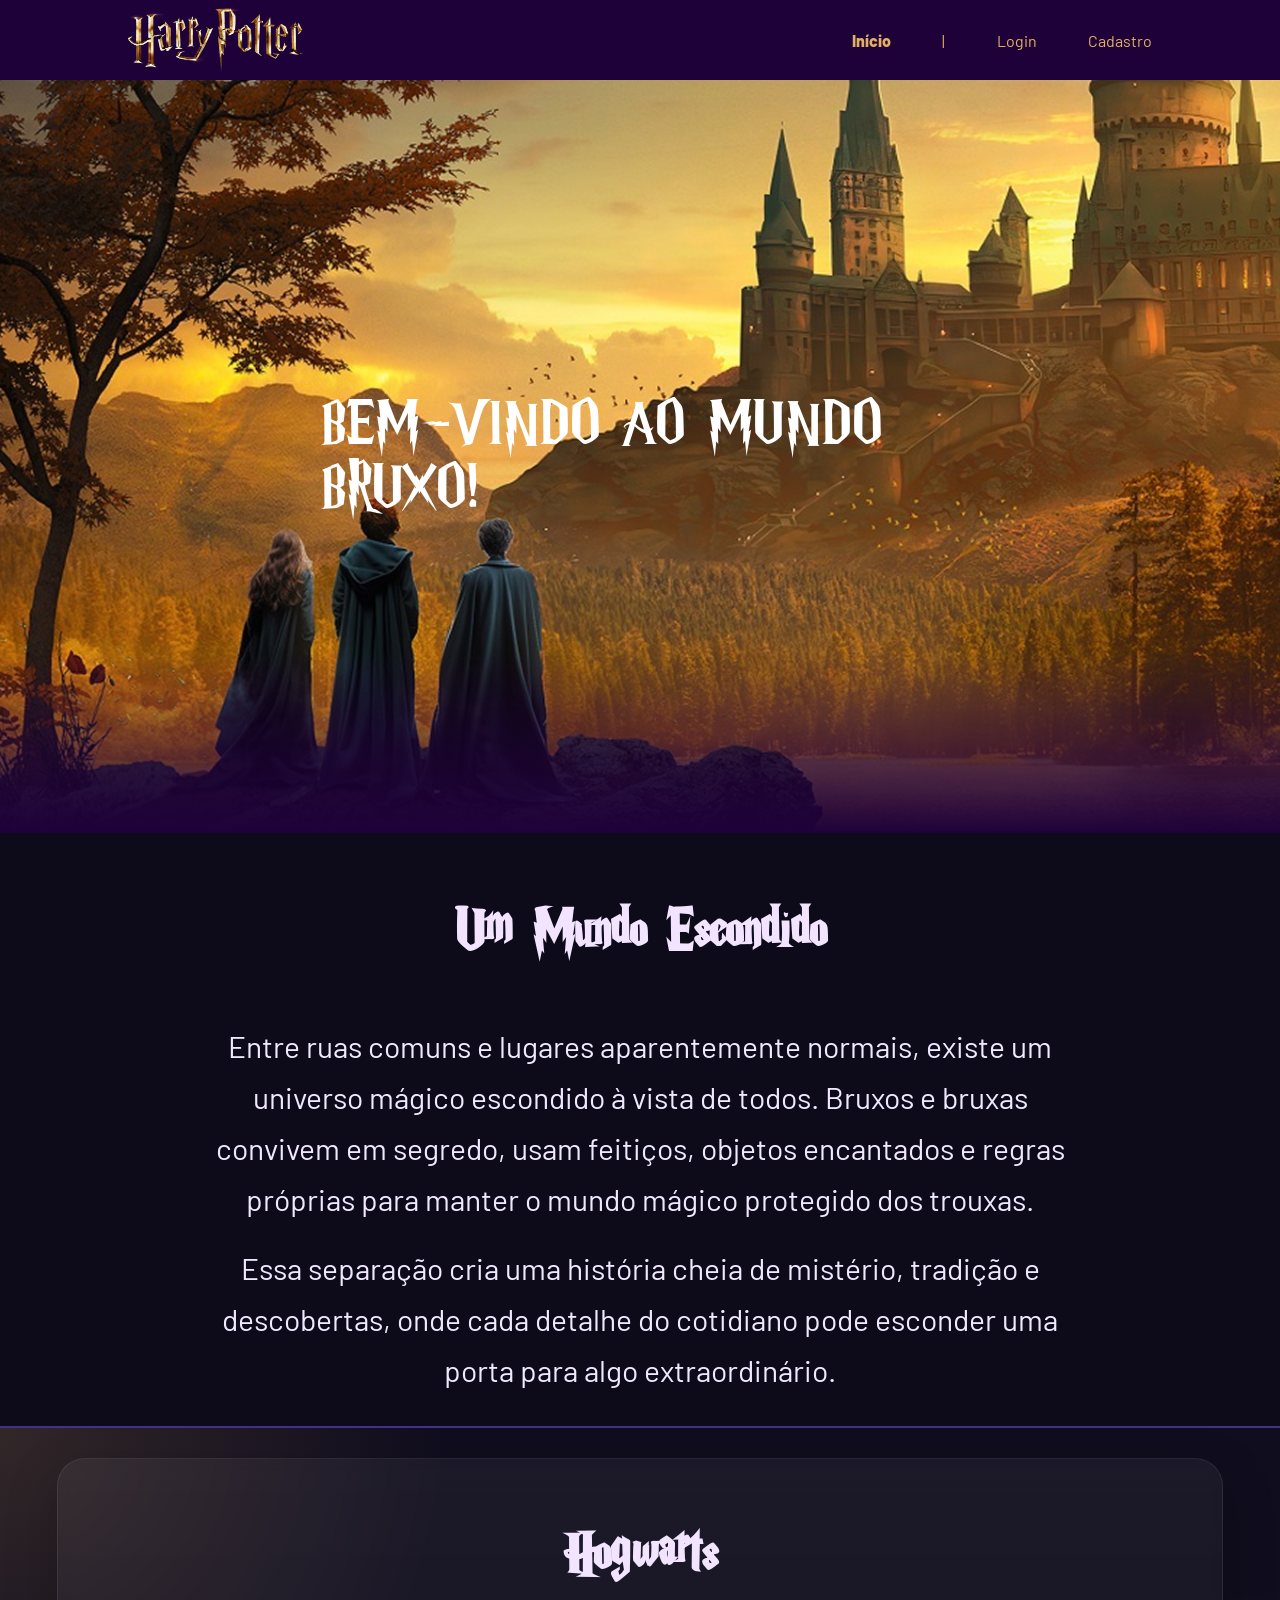
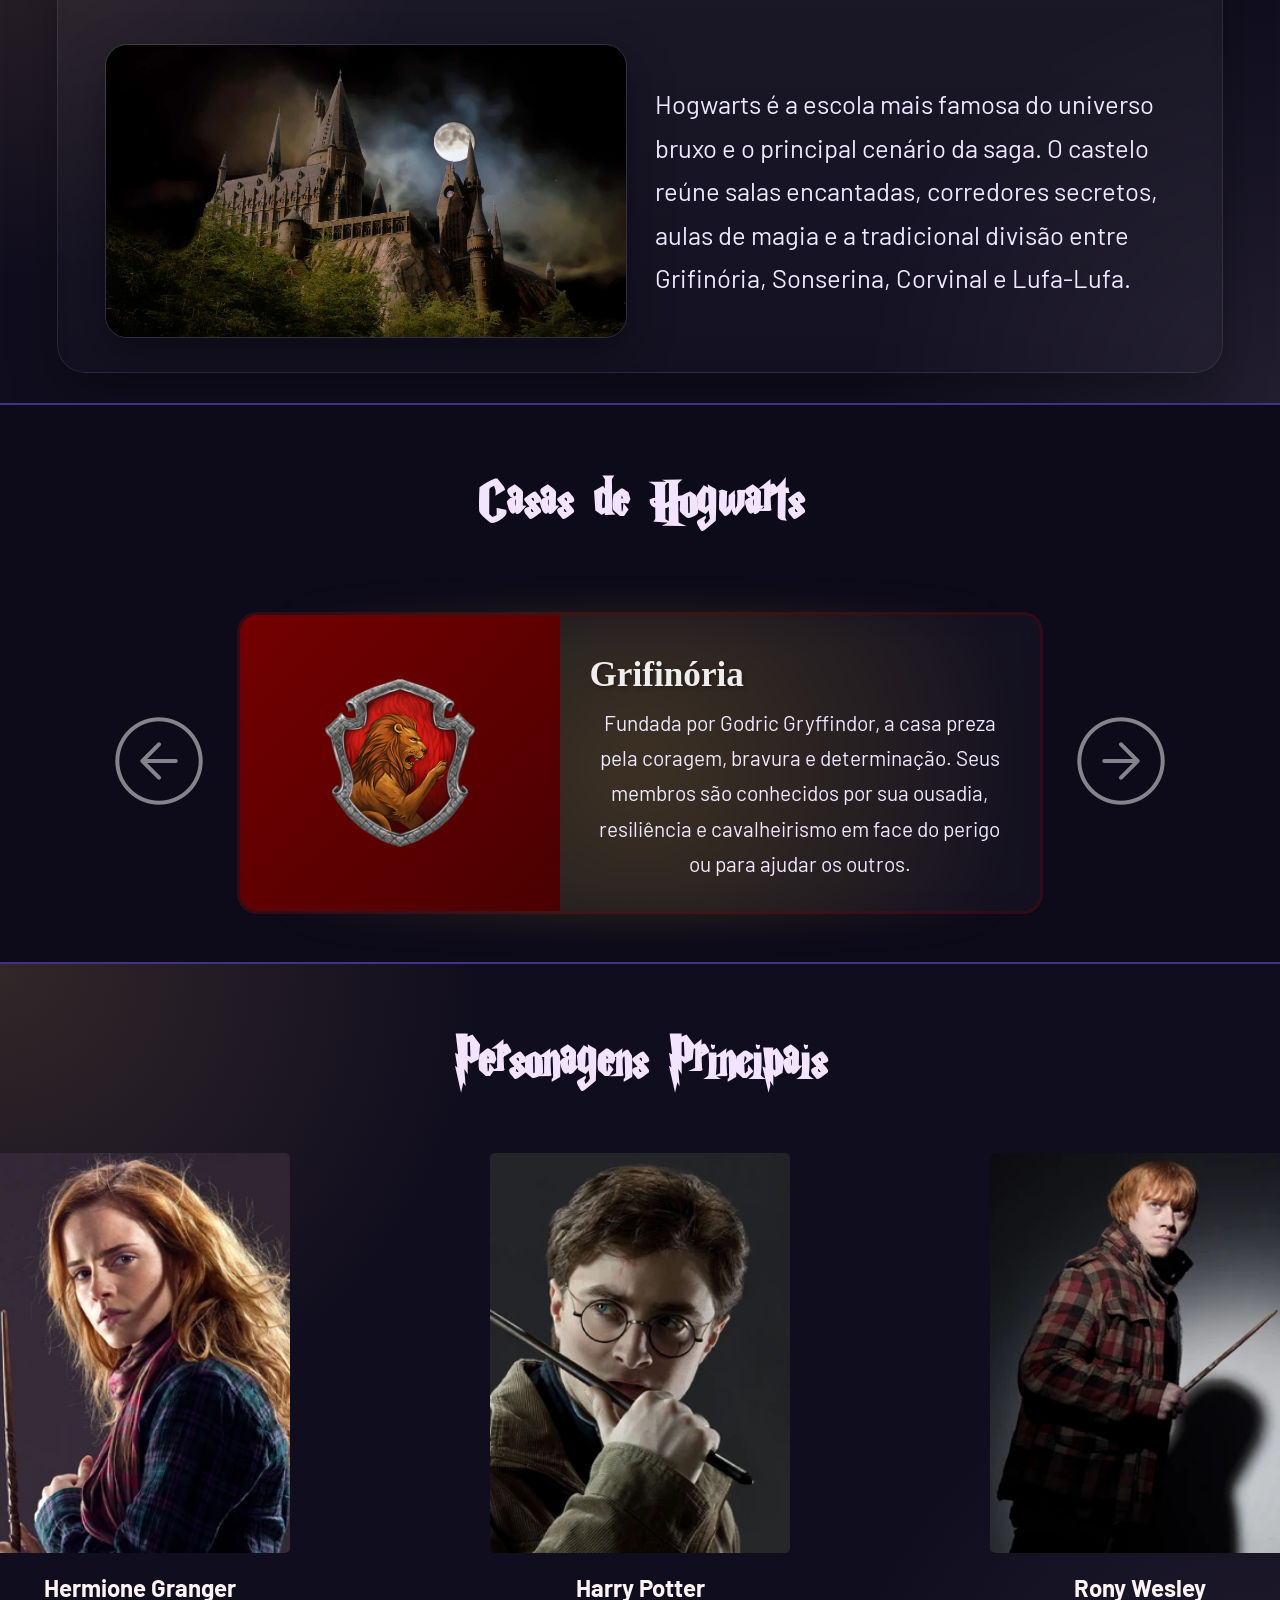
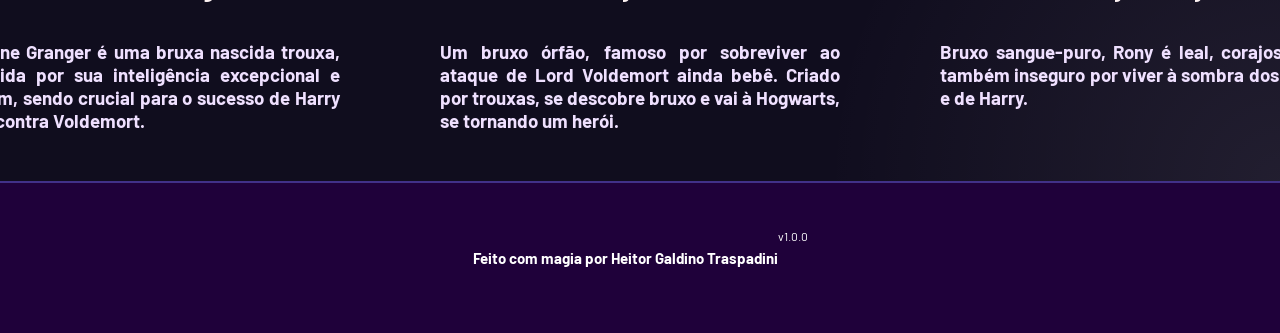
<file: public/index.html>
<!DOCTYPE html>
<html lang="en">

<head>
  <meta charset="UTF-8">
  <meta http-equiv="X-UA-Compatible" content="IE=edge">
  <meta name="viewport" content="width=device-width, initial-scale=1.0">

  <title>AquaTech | Página Inicial</title>

  <script src="./js/sessao.js"></script>
  <script src="./js/carrossel.js"></script>

  <link rel="stylesheet" href="./css/estilo.css">
  <link rel="icon" href="./assets/icon/hp-icon.jpg">
  <link rel="preconnect" href="https://fonts.gstatic.com">
</head>

<body>
  <div class="header">
    <div class="container">
      <img src="./assets/imgs/header-logo.png" alt="">
      <ul class="navbar">
        <li class="agora">
          <a href="#">Início</a>
        </li>
        <li>|</li>
        <li>
          <a href="login.html">Login</a>
        </li>
        <li>
          <a href="cadastro.html">Cadastro</a>
        </li>
      </ul>
    </div>
  </div>

  <div class="banner">
    <div class="container">
      <p>BEM-VINDO AO MUNDO BRUXO!</p>
    </div>
  </div>

  <div class="social">
    <div class="container secao1">
      <div class="boxes">
        <div class="box">
          <h1>Um Mundo Escondido</h1>
          <p class="texto-intro">Entre ruas comuns e lugares aparentemente normais, existe um universo mágico escondido
            à vista de todos.
            Bruxos e bruxas convivem em segredo, usam feitiços, objetos encantados e regras próprias para manter o mundo
            mágico protegido dos trouxas.</p>
          <p class="texto-intro">Essa separação cria uma história cheia de mistério, tradição e descobertas, onde cada
            detalhe do cotidiano
            pode esconder uma porta para algo extraordinário.</p>
        </div>
      </div>
    </div>
    <div class="container secao2">
      <div class="boxes">
        <div class="box box-hogwarts">
          <h1>Hogwarts</h1>
          <div class="hogwarts-section">
            <img src="./assets/imgs/social-hogwarts.png" alt="">
            <p>Hogwarts é a escola mais famosa do universo bruxo e o principal cenário da saga. O castelo reúne salas
              encantadas, corredores secretos, aulas de magia e a tradicional divisão entre Grifinória, Sonserina,
              Corvinal e Lufa-Lufa.</p>
          </div>
        </div>
      </div>
    </div>
    <div class="container secao1">
      <div class="boxes">
        <div class="box">
          <h1>Casas de Hogwarts</h1>
          <div class="carrossel-casas">

            <button onclick="voltar_carrossel()">
              <img id="seta-esquerda" src="./assets/imgs/seta-esquerda.png" alt="">
            </button>

            <div id="card-casas-wrapper" class="card-casas-layout">
              <div id="img_casas_wrapper" class="casas-img">
                <img id="img_casa" class="brasao-img" src="./assets/imgs/grifinoria.png" alt="">
              </div>
              <div class="card-casa-content">
                <span class="titulo-card"></span>
                <h2 id="titulo_casa">Grifinória</h2>
                <p id="desc_casa">
                  Fundada por Godric Gryffindor, a casa preza pela coragem, bravura e determinação.
                  Seus membros são conhecidos por sua ousadia, resiliência e cavalheirismo em face do perigo ou para
                  ajudar os outros.
                </p>
              </div>
            </div>

            <button onclick="seguir_carrossel()">
              <img id="seta-direita" src="./assets/imgs/seta-direita.png" alt="">
            </button>

          </div>
        </div>
      </div>
    </div>
    <div class="container secao2">
      <div class="boxes">
        <div class="box ">
          <h1>Personagens Principais</h1>
          <div class="protagonistas">
            <div class="personagem">
              <img src="./assets/imgs/hermione.png" alt="">
              <h2>Hermione Granger</h2>
              <h3>Hermione Granger é uma bruxa nascida trouxa, conhecida por sua inteligência excepcional e coragem,
                sendo crucial para o sucesso de Harry Potter contra Voldemort.</h3>
            </div>
            <div class="personagem">
              <img src="./assets/imgs/harrypotter.png" alt="">
              <h2>Harry Potter</h2>
              <h3>Um bruxo órfão, famoso por sobreviver ao ataque de Lord Voldemort ainda bebê. Criado por trouxas, se
                descobre bruxo e vai à Hogwarts, se tornando um herói.</h3>
            </div>
            <div class="personagem">
              <img src="./assets/imgs/roneywesley.png" alt="">
              <h2>Rony Wesley</h2>
              <h3>Bruxo sangue-puro, Rony é leal, corajoso, mas também inseguro por viver à sombra dos irmãos e de
                Harry.</h3>
            </div>
          </div>
        </div>
      </div>
    </div>
  </div>

  <div class="footer">
    <div class="container">
      <h4>Feito com magia por Heitor Galdino Traspadini</h4>
      <span class="version">v1.0.0</span>
    </div>
  </div>
</body>

</html>
</file>
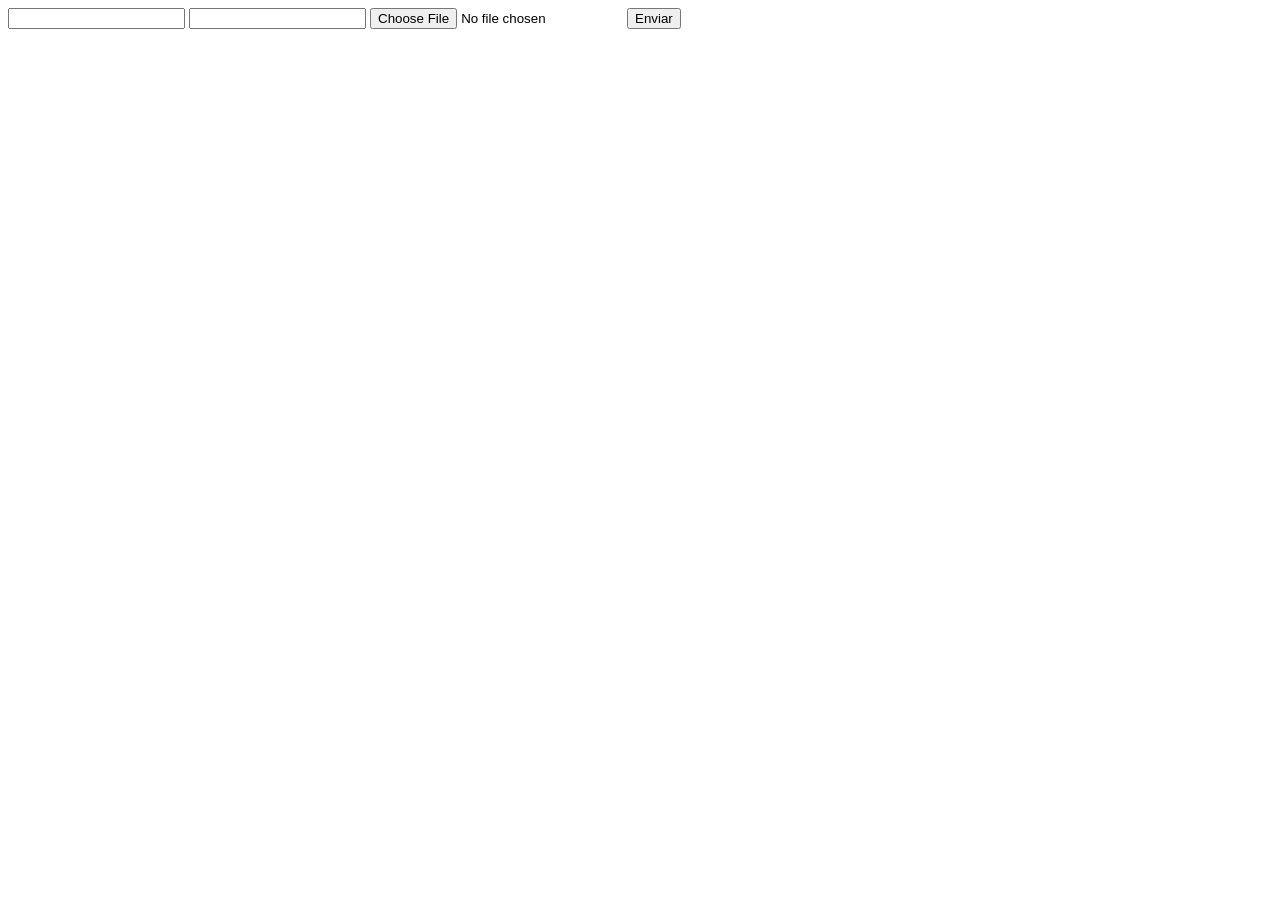
<file: DOCUMENTOS_DE_APOIO/exemplo_de_upload_de_arquivo/public/index.html>
<!DOCTYPE html>
<html lang="en">

<head>
  <meta charset="UTF-8">
  <meta http-equiv="X-UA-Compatible" content="IE=edge">
  <meta name="viewport" content="width=device-width, initial-scale=1.0">
  <title>Upload</title>
</head>

<body>

  <div>
    <input name="nome" id="nome" type="text" />
    <input name="email" id="email" type="url" />
    <input name="foto" id="foto" type="file" />
    <button onclick="enviar()">Enviar</button>
  </div>

  <div id="container"></div>
</body>

</html>

<script>
  function enviar() {
    const formData = new FormData();
    formData.append('foto', foto.files[0])
    formData.append('nome', nome.value)
    formData.append('email', email.value)

    fetch("/usuarios/cadastro", {
      method: "POST",
      body: formData
    })
      .then(res => {
        window.location = "./perfil.html"
      })
      .catch(err => {
        console.log(err);
      })
  }
</script>
</file>
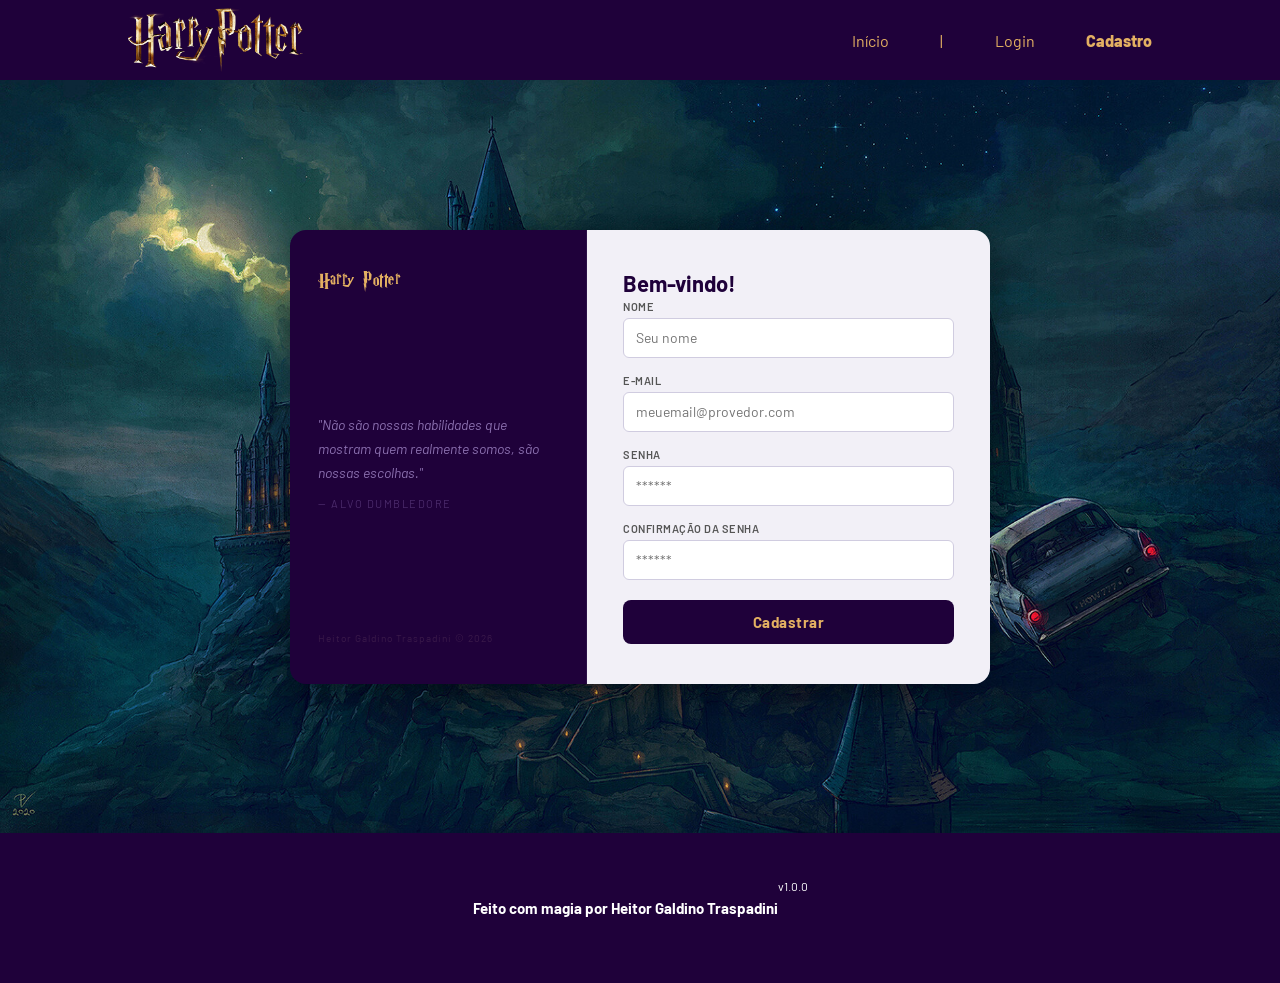
<file: public/cadastro.html>
<!DOCTYPE html>
<html lang="pt-br">

<head>
  <meta charset="UTF-8" />
  <meta http-equiv="X-UA-Compatible" content="IE=edge" />
  <meta name="viewport" content="width=device-width, initial-scale=1.0" />

  <title>AquaTech | Cadastro</title>

  <script src="./js/sessao.js"></script>

  <link rel="stylesheet" href="./css/estilo.css" />
  <link rel="icon" href="./assets/icon/favicon2.ico" />
  <link rel="preconnect" href="https://fonts.gstatic.com" />
</head>

<body>
  <!--header inicio-->
  <div class="header">
    <div class="container">
      <img src="./assets/imgs/header-logo.png" alt="">
      <ul class="navbar">
        <li>
          <a href="index.html">Início</a>
        </li>
        <li>|</li>
        <li>
          <a href="login.html">Login</a>
        </li>
        <li class="agora">
          <a href="#">Cadastro</a>
        </li>
      </ul>
    </div>
  </div>
  <!--header fim-->

  <div class="login">
    <div class="alerta_erro">
      <div class="card_erro" id="cardErro">
        <span id="mensagem_erro"></span>
      </div>
    </div>

    <div class="container">
      <div class="card card-cadastro">

        <div class="card-login-esquerda">
          <p class="card-login-esquerda-logo">Harry Potter</p>
          <div class="card-login-esquerda-citacao">
            <p>"Não são nossas habilidades que mostram quem realmente somos, são nossas escolhas."</p>
            <span>— Alvo Dumbledore</span>
          </div>
          <p class="card-login-esquerda-badge">Heitor Galdino Traspadini © 2026</p>
        </div>


        <div class="card-login-right">
          <h2>Bem-vindo!</h2>
          <div class="formulario">
            <div class="campo">
              <span>Nome</span>
              <input id="nome_input" type="text" placeholder="Seu nome" />
            </div>
            <div class="campo">
              <span>E-mail</span>
              <input id="email_input" type="text" placeholder="meuemail@provedor.com" />
            </div>
            <div class="campo">
              <span>Senha</span>
              <input id="senha_input" type="password" placeholder="******" />
            </div>
            <div class="campo">
              <span>Confirmação da Senha</span>
              <input id="confirmacao_senha_input" type="password" placeholder="******" />
            </div>
            <button class="botao" onclick="cadastrar()">Cadastrar</button>
          </div>
          <div id="div_aguardar" class="loading-div">
            <img src="./assets/circle-loading.gif" id="loading-gif" />
          </div>

          <div id="div_erros_login"></div>
        </div>
      </div>
    </div>
  </div>

  <!--footer inicio-->
  <div class="footer">
    <div class="container">
      <h4>Feito com magia por Heitor Galdino Traspadini</h4>
      <span class="version">v1.0.0</span>
    </div>
  </div>
  <!--footer fim-->
</body>

</html>

<script>
  function cadastrar() {
    // aguardar();

    //Recupere o valor da nova input pelo nome do id
    // Agora vá para o método fetch logo abaixo
    var nomeVar = nome_input.value;
    var emailVar = email_input.value;
    var senhaVar = senha_input.value;
    var confirmacaoSenhaVar = confirmacao_senha_input.value;

    // Verificando se há algum campo em branco
    if (
      nomeVar == "" ||
      emailVar == "" ||
      senhaVar == "" ||
      confirmacaoSenhaVar == ""
    ) {
      cardErro.style.display = "block";
      mensagem_erro.innerHTML =
        "(Mensagem de erro para todos os campos em branco)";

      finalizarAguardar();
      return false;
    } else {
      setInterval(sumirMensagem, 5000);
    }

    if (senhaVar !== confirmacaoSenhaVar) {
      cardErro.style.display = "block";
      mensagem_erro.innerHTML = "As senhas não coincidem.";
      finalizarAguardar();
      return false;
    }

    // Enviando o valor da nova input
    fetch("/usuarios/cadastrar", {
      method: "POST",
      headers: {
        "Content-Type": "application/json",
      },
      body: JSON.stringify({
        // crie um atributo que recebe o valor recuperado aqui
        // Agora vá para o arquivo routes/usuario.js
        nomeServer: nomeVar,
        emailServer: emailVar,
        senhaServer: senhaVar
      }),
    })
      .then(function (resposta) {
        console.log("resposta: ", resposta);

        if (resposta.ok) {
          cardErro.style.display = "block";

          mensagem_erro.innerHTML =
            "Cadastro realizado com sucesso! Redirecionando para tela de Login...";

          setTimeout(() => {
            window.location = "login.html";
          }, "2000");

          limparFormulario();
          finalizarAguardar();
        } else {
          throw "Houve um erro ao tentar realizar o cadastro!";
        }
      })
      .catch(function (resposta) {
        console.log(`#ERRO: ${resposta}`);
        finalizarAguardar();
      });

    return false;
  }

  function sumirMensagem() {
    cardErro.style.display = "none";
  }
</script>
</file>
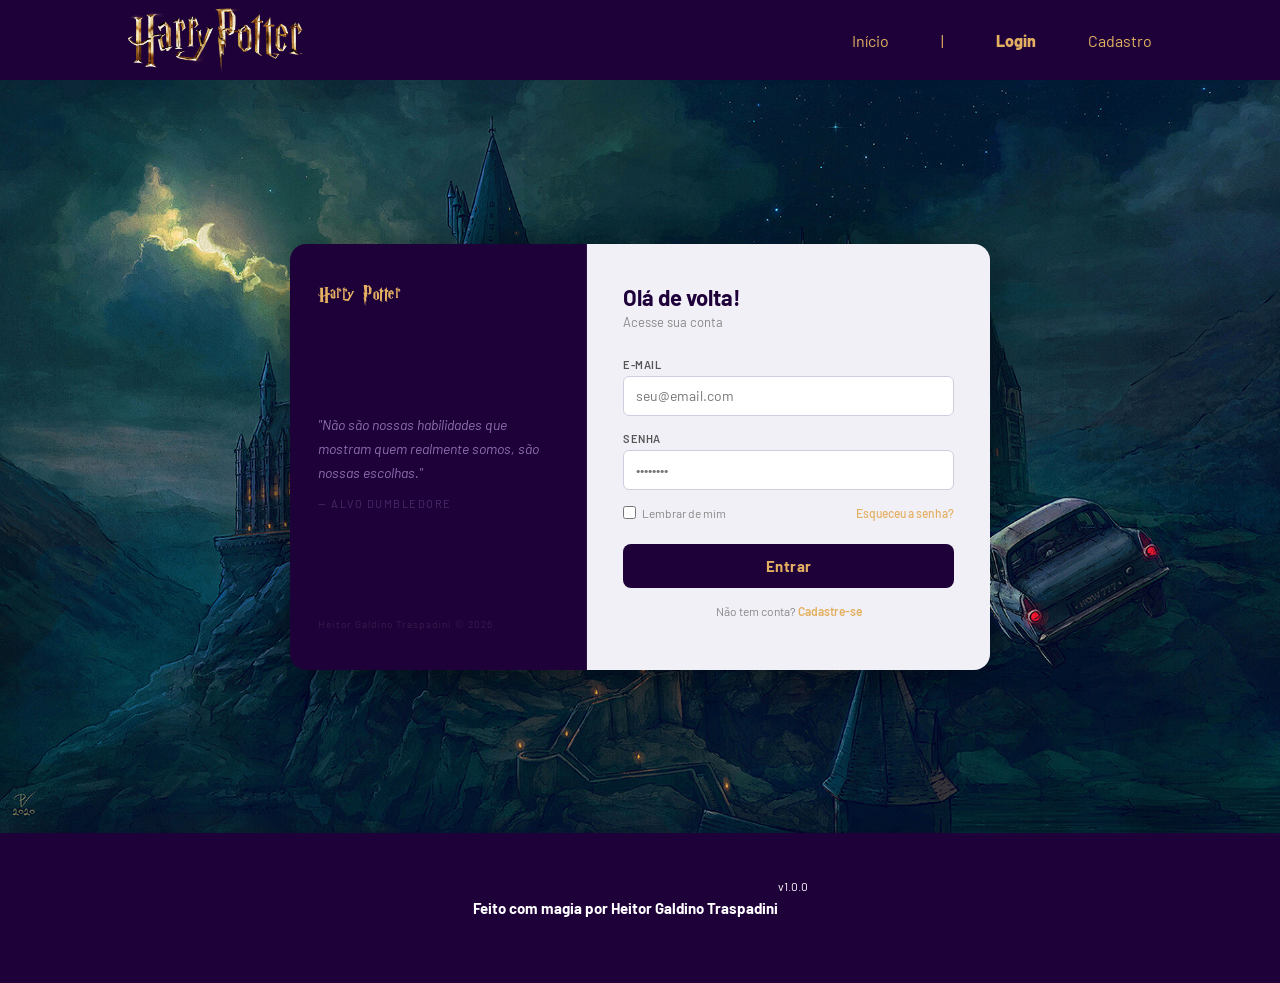
<file: public/login.html>
<!DOCTYPE html>
<html lang="pt-br">

<head>
    <meta charset="UTF-8">
    <meta http-equiv="X-UA-Compatible" content="IE=edge">
    <meta name="viewport" content="width=device-width, initial-scale=1.0">

    <title>AquaTech | Login</title>

    <script src="./js/sessao.js"></script>

    <link rel="stylesheet" href="./css/estilo.css">
    <link rel="icon" href="./assets/icon/favicon2.ico">
    <link rel="preconnect" href="https://fonts.gstatic.com">
</head>

<body>

    <!--Header-->

    <div class="header">
        <div class="container">
            <img src="./assets/imgs/header-logo.png" alt="">
            <ul class="navbar">
                <li>
                    <a href="index.html">Início</a>
                </li>
                <li>|</li>
                <li class="agora">
                    <a href="#">Login</a>
                </li>
                <li>
                    <a href="cadastro.html">Cadastro</a>
                </li>
            </ul>
        </div>
    </div>


    <div class="login">
        <div class="alerta_erro">
            <div class="card_erro" id="cardErro">
                <span id="mensagem_erro"></span>
            </div>
        </div>
        <div class="container">
            <div class="card">

                <div class="card-login-esquerda">
                    <p class="card-login-esquerda-logo">Harry Potter</p>
                    <div class="card-login-esquerda-citacao">
                        <p>"Não são nossas habilidades que mostram quem realmente somos, são nossas escolhas."</p>
                        <span>— Alvo Dumbledore</span>
                    </div>
                    <p class="card-login-esquerda-badge">Heitor Galdino Traspadini © 2026</p>
                </div>

                <div class="card-login-right">
                    <h2>Olá de volta!</h2>
                    <p class="card-login-subtitle">Acesse sua conta</p>

                    <div class="formulario">
                        <div class="campo">
                            <span>E-mail</span>
                            <input id="email_input" type="text" placeholder="seu@email.com">
                        </div>
                        <div class="campo">
                            <span>Senha</span>
                            <input id="senha_input" type="password" placeholder="••••••••">
                        </div>

                        <div class="card-login-row">
                            <label class="card-login-remember">
                                <input type="checkbox" style="width:auto;height:auto;margin:0;border:none;"> Lembrar de
                                mim
                            </label>
                            <a href="#" class="card-login-forgot">Esqueceu a senha?</a>
                        </div>

                        <button class="botao" onclick="entrar()">Entrar</button>
                    </div>

                    <p class="card-login-signup">Não tem conta? <a href="cadastro.html">Cadastre-se</a></p>

                    <div id="div_aguardar" class="loading-div">
                        <img src="./assets/circle-loading.gif" id="loading-gif">
                    </div>
                    <div id="div_erros_login"></div>
                </div>

            </div>
        </div>
    </div>

    <!--footer inicio-->
    <div class="footer">
        <div class="container">
            <h4>Feito com magia por Heitor Galdino Traspadini</h4>
            <span class="version">v1.0.0</span>
        </div>
    </div>
    <!--footer fim-->

</body>

</html>

<script>


    function entrar() {
        aguardar();

        var emailVar = email_input.value;
        var senhaVar = senha_input.value;

        if (emailVar == "" || senhaVar == "") {
            cardErro.style.display = "block"
            mensagem_erro.innerHTML = "(Mensagem de erro para todos os campos em branco)";
            finalizarAguardar();
            return false;
        }
        else {
            setInterval(sumirMensagem, 5000)
        }

        console.log("FORM LOGIN: ", emailVar);
        console.log("FORM SENHA: ", senhaVar);

        fetch("/usuarios/autenticar", {
            method: "POST",
            headers: {
                "Content-Type": "application/json"
            },
            body: JSON.stringify({
                emailServer: emailVar,
                senhaServer: senhaVar
            })
        }).then(function (resposta) {
            console.log("ESTOU NO THEN DO entrar()!")

            if (resposta.ok) {
                console.log(resposta);

                resposta.json().then(json => {
                    console.log(json);
                    console.log(JSON.stringify(json));
                    sessionStorage.EMAIL_USUARIO = json.email;
                    sessionStorage.NOME_USUARIO = json.nome;
                    sessionStorage.ID_USUARIO = json.id;

                    setTimeout(function () {
                        window.location = "./dashboard/dashboard.html";
                    }, 1000); // apenas para exibir o loading

                });

            } else {

                console.log("Houve um erro ao tentar realizar o login!");

                resposta.text().then(texto => {
                    console.error(texto);
                    finalizarAguardar(texto);
                });
            }

        }).catch(function (erro) {
            console.log(erro);
        })

        return false;
    }

    function sumirMensagem() {
        cardErro.style.display = "none"
    }

</script>
</file>
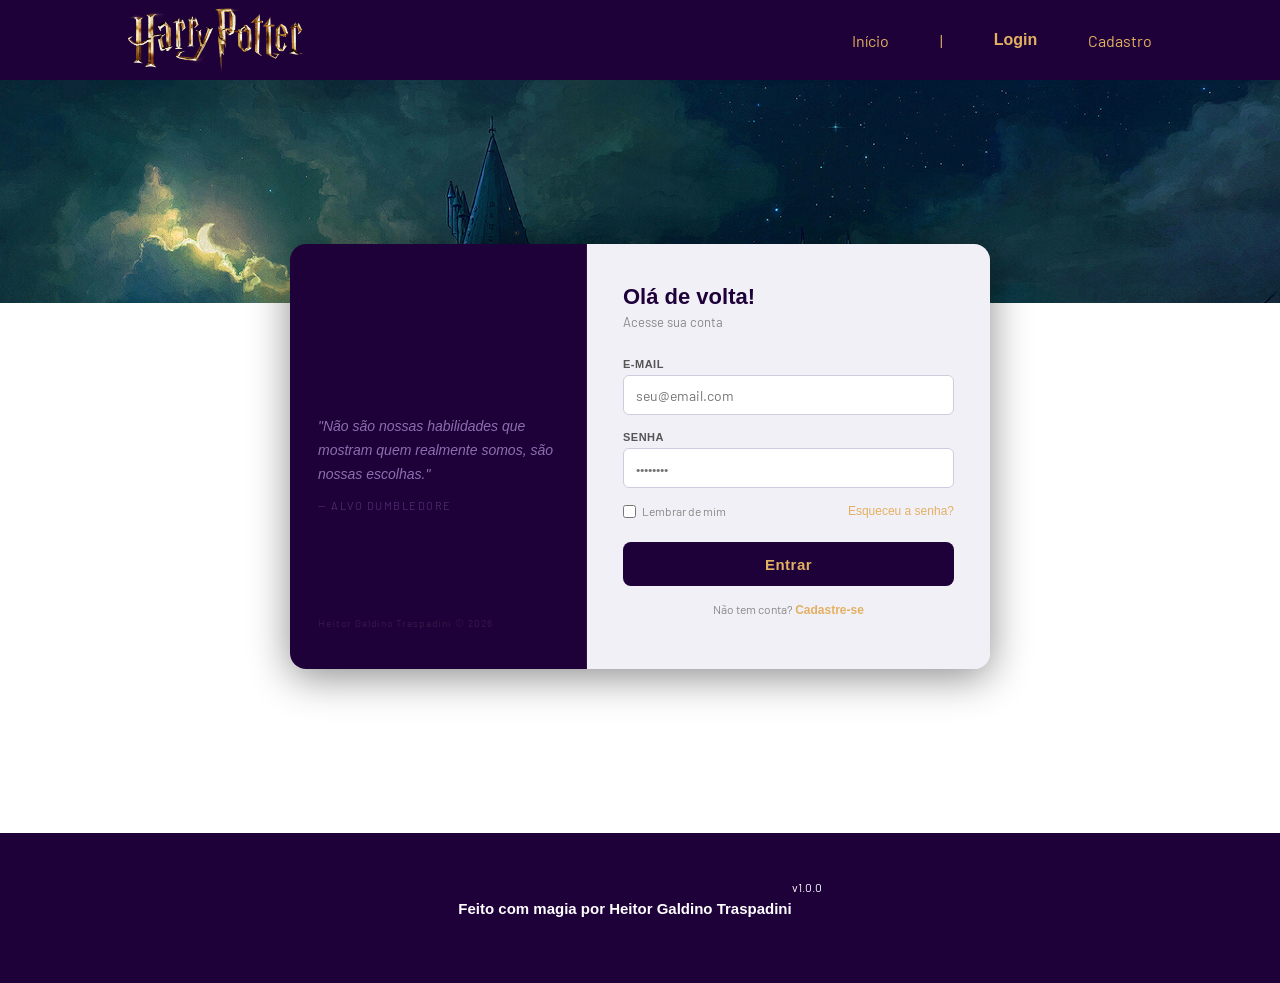
<file: public/dashboard/edicao-aviso.html>
<!DOCTYPE html>
<html lang="pt-br">

<head>
    <link rel="shortcut icon" href="../assets/icon/favicon2.ico" type="image/x-icon">
    <meta charset="UTF-8">
    <meta http-equiv="X-UA-Compatible" content="IE=edge">
    <meta name="viewport" content="width=device-width, initial-scale=1.0">
    <title>AquaTech | Página Inicial</title>


    <link rel="stylesheet" href="./../css/dashboards.css">
    <link rel="stylesheet" href="./../css/estilo.css" />
    <script src="../js/sessao.js"></script>

    <link rel="preconnect" href="https://fonts.gstatic.com">
    <link
        href="https://fonts.googleapis.com/css2?family=Exo+2:ital,wght@0,100;0,200;0,300;0,400;0,500;0,600;0,700;0,800;0,900;1,100;1,200;1,300;1,400;1,500;1,600;1,700;1,800;1,900&display=swap"
        rel="stylesheet">
</head>

<body onload="validarSessao(), listarInfosDeUm()" style="background-color: #161618;">
    <!-- <body onload="validarSessao()"> -->

    <div class="janela">


        <div class="cabecalho-esquerdo">

            <h1>AquaTech</h1>

            <div class="saudacao">
                <h3>Olá, <span id="b_usuario">usuário</span>!</h3>
            </div>

            <div class="btn-navegacao-branco">
                <a href="cards.html">
                    <h3>Aquários</h3>
                </a>
            </div>

            <div class="btn-navegacao-branco">
                <a href="./dashboard.html">
                    <h3>Gráficos</h3>
                </a>
            </div>

            <div class="btn-navegacao-branco">
                <a href="./mural.html">
                    <h3>Mural de Avisos</h3>
                </a>
            </div>

            <div class="btn-sair" onclick="limparSessao()">
                <h3>Sair</h3>
            </div>

        </div>

        <div class="dash-right">

            <div class="avisos">
                <div class="container">
                    <h1>Editar um aviso</h1>
                    <div class="div-form">
                        <label>
                            ID:
                            <br>
                            <input id="input_id" maxlength="100" type="text" style="color: rgb(196, 196, 196)" disabled>
                        </label>
                        <label>
                            Autor:
                            <br>
                            <input id="input_nome" maxlength="100" type="text" style="color: rgb(196, 196, 196)"
                                disabled>
                        </label>
                        <label>
                            Título:
                            <br>
                            <input id="input_titulo" maxlength="100" type="text" style="color: rgb(196, 196, 196)"
                                disabled>
                        </label>
                        <br>
                        <label>
                            Descrição (máximo de 250 caracteres):
                            <br>
                            <textarea id="textarea_descricao" maxlength="250" rows="5"></textarea>
                        </label>
                        <br>
                        <button onclick="editar()">Editar</button>
                    </div>

                </div>
            </div>
        </div>
    </div>
</body>

</html>

<script>
    function listarInfosDeUm() {
        console.log("Criar função de trazer informações de post escolhido");
    }

    function editar() {
        fetch(`/avisos/editar/${sessionStorage.getItem("ID_POSTAGEM_EDITANDO")}`, {
            method: "PUT",
            headers: {
                "Content-Type": "application/json"
            },
            body: JSON.stringify({
                descricao: textarea_descricao.value
            })
        }).then(function (resposta) {

            if (resposta.ok) {
                window.alert("Post atualizado com sucesso pelo usuario de email: " + sessionStorage.getItem("EMAIL_USUARIO") + "!");
                window.location = "/dashboard/mural.html"
            } else if (resposta.status == 404) {
                window.alert("Deu 404!");
            } else {
                throw ("Houve um erro ao tentar realizar a postagem! Código da resposta: " + resposta.status);
            }
        }).catch(function (resposta) {
            console.log(`#ERRO: ${resposta}`);
        });
    }

</script>
</file>
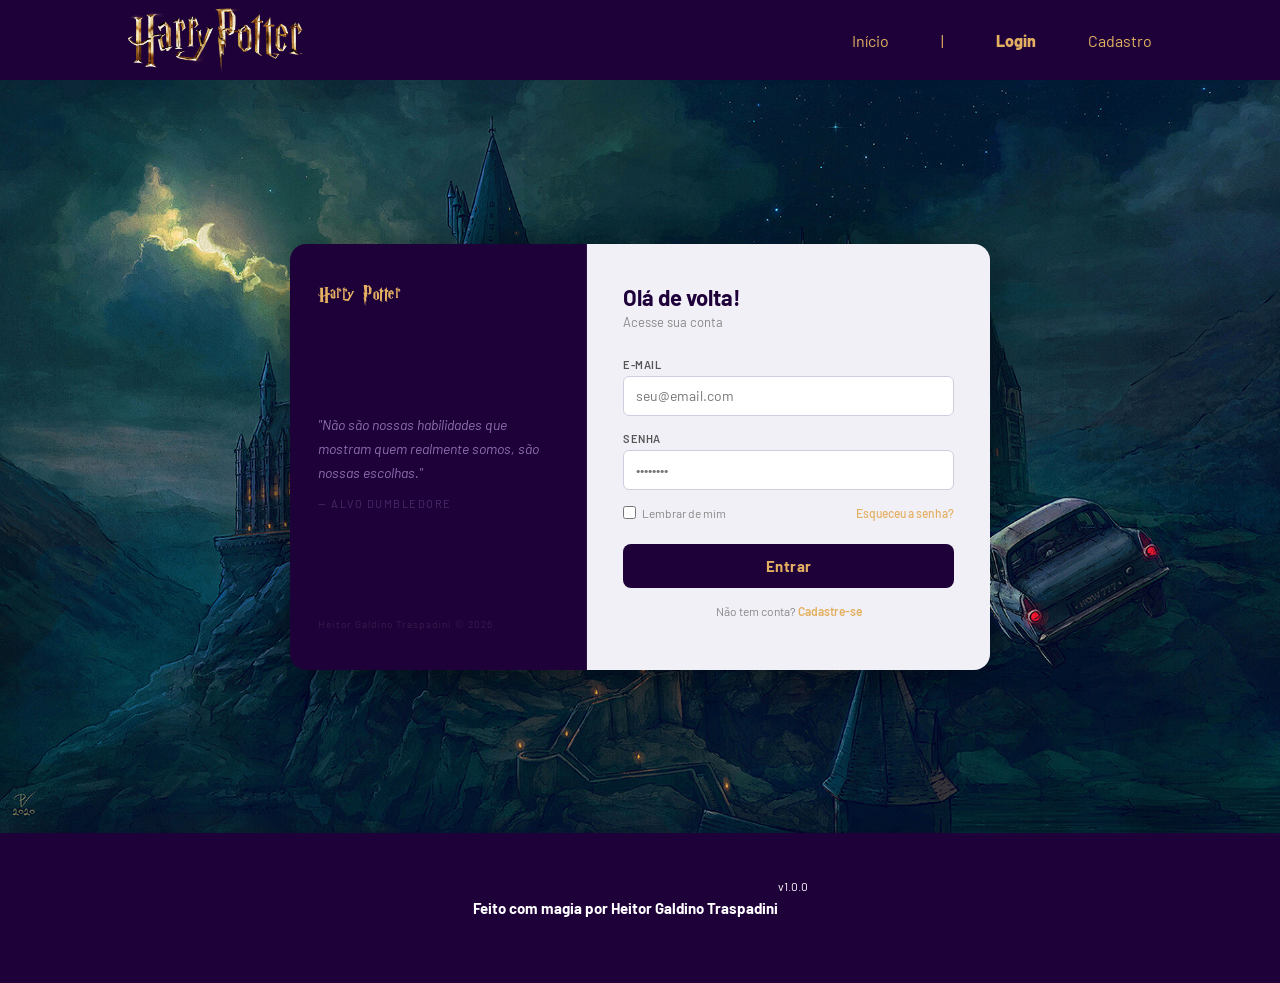
<file: public/dashboard/quiz.html>
<!DOCTYPE html>
<html lang="pt-BR">

<head>
    <meta charset="UTF-8">
    <meta name="viewport" content="width=device-width, initial-scale=1.0">
    <title>Quiz - Qual é a sua Casa?</title>
    <link rel="stylesheet" href="../css/estilo.css">
    <link rel="stylesheet" href="../css/quiz.css">
    <script src="../js/sessao.js"></script>
    <script src="../js/quiz.js"></script>
</head>

<body>
    <div class="container-quiz">
        <div class="quiz-header">
            <h1>Quiz das Casas</h1>
            <p>Descubra qual é a sua casa!</p>
            <p style="display:none"><span id="b_usuario"></span></p>
        </div>

        <div class="barra-progresso">
            <div class="barra-preencher" id="barraProgressao"></div>
        </div>

        <div id="containerQuiz">
            <div class="questao-container">
                <div class="questao-number" id="numeroQuestao"></div>
                <div class="questao-text" id="textoQuestao"></div>
                <div class="options" id="containerOpcoes"></div>
            </div>

            <div class="button-group">
                <button class="btn-prev" id="botaoAnterior" onclick="previousquestao()" style="display: none;">←
                    Anterior</button>
                <button class="btn-next" id="botaoProximo" onclick="nextquestao()" disabled>Próxima →</button>
            </div>
        </div>

        <div class="loading" id="containerCarregando">
            <p>Processando seu resultado...</p>
            <div class="spinner"></div>
        </div>

        <div class="result-container" id="containerResultado">
            <h2>Parabéns!</h2>
            <div class="casa-icon" id="iconeCasa"></div>
            <h3 id="nomeCasa"></h3>
            <p id="descricaoCasa"></p>
            <div class="casas-info">
                <p id="infoCasa"></p>
            </div>
            <button class="btn-restart" onclick="restartQuiz()">Fazer o Quiz Novamente</button>
        </div>
    </div>
</body>

</html>
</file>
<file: public/css/estilo.css>
@import url('https://fonts.googleapis.com/css2?family=Barlow:ital,wght@0,100;0,200;0,300;0,400;0,500;0,600;0,700;0,800;0,900;1,100;1,200;1,300;1,400;1,500;1,600;1,700;1,800;1,900&display=swap');

@font-face {
  font-family: 'HarryPotter';
  src: url('../assets/fonts/HARRYP__.TTF');
}


body {
  margin: 0;
  padding: 0;
  font-family: 'Barlow', 'Segoe UI', 'Segoe UI', Tahoma, Geneva, Verdana, sans-serif;

}

h1 {
  font-family: 'HarryPotter';
  font-size: 60px;
  color: #f2e3ff;
}

:root {
  --tamanho-header: 80px;
  --tamanho-banner: calc(100vh - var(--tamanho-header) - var(--tamanho-footer) - 2px);
  --tamanho-simulador: calc(100vh - var(--tamanho-header) - var(--tamanho-footer) - 2px);
  --tamanho-login: calc(100vh - var(--tamanho-header) - var(--tamanho-footer) - 2px);
  --tamanho-footer: 65px;
  --roxo-padrao: #1F013A;
  --roxo-escuro: #100d1e;
  --roxo-secao1: #0d0a1a;
}

.container {
  display: flex;
  width: 80%;
  margin: auto;
}

.header {
  height: var(--tamanho-header);
  position: sticky;
  top: 0;
  z-index: 9999;
  background-color: var(--roxo-padrao);
}

.header .container {
  justify-content: space-between;
  align-items: center;
  height: 100%;

}

.header a {
  text-decoration: none;
  color: #e3b062;
}

.header img {
  height: 80%;
}

.agora {
  font-weight: 800;
}

.navbar {
  width: 300px;
  display: flex;
  align-items: center;
  justify-content: space-between;
  list-style: none;
  color: #e3b062;
}

.titulo {
  color: #32b9cd;
  width: fit-content;
  font-weight: 500;
}

.header h1 {
  margin: 0;
}

/* BANNER */

.banner {
  height: var(--tamanho-banner);
  position: relative;
  overflow: hidden;
  color: white;
  background-image: url('../assets/imgs/hero-img.png');
  background-size: cover;
  background-position: center;
  background-repeat: no-repeat;
}

.banner::after {
  content: '';
  position: absolute;
  left: 0;
  right: 0;
  bottom: 0;
  height: 180px;
  background: linear-gradient(to bottom, rgba(31, 1, 58, 0) 0%, rgba(31, 1, 58, 0.65) 55%, rgba(31, 1, 58, 1) 100%);
  pointer-events: none;
}

.banner .container {
  position: relative;
  z-index: 1;
  justify-content: center;
  align-items: center;
  height: 100%;
  width: 100%;
}

.banner .container p {
  width: 50%;
  margin: 0;
  padding: 0;
  font-size: 4em;
  font-family: "HarryPotter";
}

.banner .container span {
  font-weight: 800;
}

/* MISSÃO VISÃO VALORES */

.social {
  background-color: #e5e5e5;
  display: flex;
  flex-direction: column;
}

.social .container {
  justify-content: center;
}

.box img {
  width: 500px;
}

.hogwarts-section {
  display: flex;
  flex-direction: row;
}

.card-casas-layout {
  display: flex;
  width: 50rem;
  background: rgba(255, 255, 255, 0.03);
  backdrop-filter: blur(12px);
  border: 3px solid rgba(116, 0, 1, 0.3);
  border-radius: 20px;
  overflow: hidden;
}

.casas-img {
  flex: 1;
  background: linear-gradient(135deg, #740001 0%, #4a0001 100%);
  display: flex;
  justify-content: center;
  align-items: center;
  padding: 20px;
}

.brasao-img {
  width: 100%;
  max-width: 150px;
}

.card-casa-content {
  flex: 1.5;
  padding: 30px;
  color: #fff;
}

.titulo-card {
  font-size: 0.7rem;
  text-transform: uppercase;
  letter-spacing: 2px;
  color: #D3A625;
  /* Dourado */
}

.card-casas-layout h2 {
  font-family: 'Cinzel', serif;
  font-size: 2.2rem;
  margin: 10px 0;
  color: #eee;
  text-shadow: 2px 2px 4px rgba(0, 0, 0, 0.3);
}

.card-casas-layout p {
  font-size: 1.3rem;
  line-height: 1.6;
  color: #ccc;
  margin-bottom: 25px;
}

.protagonistas {
  display: flex;
  flex-direction: row;
  gap: 100px;
}

.protagonistas img {
  height: 400px;
  width: 300px;
  object-fit: cover;
  border-radius: 5px;
}

.personagem {
  display: flex;
  flex-direction: column;
  align-items: center;
  width: 400px;
}

.personagem h2 {
  color: rgb(255, 244, 244);
}

.personagem h3 {
  color: rgb(239, 224, 255);
  text-align: justify;
}

.social .container .boxes {
  display: flex;
  justify-content: center;
  width: 100%;
  padding: 30px;
}

.social .box {
  max-width: 1100px;
  gap: 18px;
}

.social p {
  text-align: center;
  max-width: 900px;
  line-height: 1.7;
  color: #f0e8ff;
}

.texto-intro {
  font-size: 30px;
}

.secao1 .box p {
  margin: 0;
}

.secao2 .box p {
  margin: 0;
}

.box {
  display: flex;
  flex-direction: column;
  align-items: center;
}

.hogwarts-section {
  display: flex;
  gap: 28px;
  align-items: center;
  justify-content: center;
  flex-direction: row;
}

.hogwarts-section p {
  text-align: left;
  max-width: 520px;
  font-size: 1.6rem;
}

.hogwarts-section img {
  width: 520px;
  max-width: 52vw;
  border-radius: 22px;
  box-shadow: 0 18px 45px rgba(0, 0, 0, 0.35);
  border: 1px solid rgba(255, 255, 255, 0.12);
}

.carrossel-casas {
  display: flex;
  flex-direction: row;
  align-items: center;
  justify-content: center;
  gap: 22px;
  padding: 18px 24px;
  border-radius: 30px;
  border: none;
  position: relative;
  isolation: isolate;
}

.carrossel-casas::before {
  content: '';
  position: absolute;
  inset: 18px 24px 12px;
  border-radius: 20px;
  background: radial-gradient(circle at center, rgba(211, 166, 37, 0.22), transparent 70%);
  filter: blur(18px);
  z-index: -1;
}

.card-casas-layout {
  animation: carrossel-brilho 3.8s ease-in-out infinite;
  transition: transform 0.3s ease, box-shadow 0.3s ease;
}

.card-casas-layout:hover {
  transform: translateY(-8px) scale(1.015);
  box-shadow: 0 26px 62px rgba(0, 0, 0, 0.42);
}

.carrossel-casas button {
  background: none;
  border: none;
  cursor: pointer;
}

.carrossel-casas button:hover {
  transform: scale(110%);
}

#seta-esquerda {
  width: 100px;
  height: 100px;
}

#seta-direita {
  width: 100px;
  height: 100px;
}

@keyframes carrossel-brilho {

  0%,
  100% {
    transform: translateY(0);
    box-shadow: 0 14px 36px rgba(0, 0, 0, 0.24);
  }

  50% {
    transform: translateY(-20px);
    box-shadow: 0 26px 64px rgba(0, 0, 0, 0.42);
  }
}

.secao1 {
  background-color: var(--roxo-secao1);
  width: 100%;
  border-bottom: 2px solid #413188;
}

.secao2 {
  background-color: var(--roxo-escuro);
  width: 100%;
  border-bottom: 2px solid #413188;
  position: relative;
  overflow: hidden;
}

.secao2::before {
  content: '';
  position: absolute;
  inset: 0;
  background:
    radial-gradient(circle at left top, rgba(227, 176, 98, 0.16), transparent 32%),
    radial-gradient(circle at right bottom, rgba(242, 227, 255, 0.08), transparent 30%);
  pointer-events: none;
}

.secao2 .boxes {
  position: relative;
  z-index: 1;
}

.secao2 .box-hogwarts {
  width: min(1100px, 100%);
  padding: 26px 32px 34px;
  border-radius: 28px;
  background: linear-gradient(180deg, rgba(255, 255, 255, 0.05), rgba(255, 255, 255, 0.02));
  border: 1px solid rgba(255, 255, 255, 0.08);
  box-shadow: 0 20px 50px rgba(0, 0, 0, 0.28);
  backdrop-filter: blur(6px);
}

.secao2 .box:not(.box-hogwarts) {
  background: transparent;
  border: 0;
  box-shadow: none;
  backdrop-filter: none;
  padding: 0;
  width: auto;
}

/* FOOTER */

.footer {
  background-color: var(--roxo-padrao);
  height: 150px;
  color: #fff;
  display: flex;
  font-size: 15px;
}

.footer .container {
  justify-content: center;
  text-align: center;
}

.footer .container .version {
  font-size: 12px;
}

/* LOGIN */

.login {
  height: var(--tamanho-login);
  background-image: url('../assets/imgs/bg-login-cadastro.png');
  background-size: cover;
}

.login .container {
  justify-content: center;
  align-items: center;
  height: 100%;
}

.card {
  display: flex;
  flex-direction: row;
  width: min(700px, 90%);
  border-radius: 16px;
  overflow: hidden;
  box-shadow: 0 8px 40px rgba(0, 0, 0, 0.45);
}

.card-login-esquerda {
  width: 240px;
  flex-shrink: 0;
  background-color: #1F013A;
  padding: 40px 28px;
  display: flex;
  flex-direction: column;
  justify-content: space-between;
  border-right: 1px solid rgba(255, 255, 255, 0.06);
}

.card-login-esquerda-logo {
  font-family: 'HarryPotter', serif;
  font-size: 22px;
  color: #e3b062;
  letter-spacing: 0.5px;
  margin: 0;
}

.card-login-esquerda-citacao {
  flex: 1;
  display: flex;
  flex-direction: column;
  justify-content: center;
  padding: 32px 0;
}

.card-login-esquerda-citacao p {
  font-family: 'Barlow', sans-serif;
  font-size: 14px;
  font-style: italic;
  color: #8a6fae;
  line-height: 1.7;
  margin: 0 0 12px 0;
}

.card-login-esquerda-citacao span {
  font-size: 11px;
  color: #4a2a6a;
  letter-spacing: 1.5px;
  text-transform: uppercase;
}

.card-login-esquerda-badge {
  font-size: 10px;
  color: #3a1a4a;
  letter-spacing: 1px;
  margin: 0;
}

.card-login-right {
  flex: 1;
  background-color: #f2f0f7;
  padding: 40px 36px;
  display: flex;
  flex-direction: column;
}

.card-login-right h2 {
  font-family: 'Barlow', sans-serif;
  font-size: 22px;
  font-weight: 700;
  color: #1F013A;
  margin: 0 0 4px 0;
}

.card-login-subtitle {
  font-size: 13px;
  color: #888;
  margin: 0 0 28px 0;
}

.formulario {
  display: flex;
  flex-direction: column;
  width: 100%;
  height: auto;
}

.campo {
  display: flex;
  flex-direction: column;
  gap: 5px;
  margin-bottom: 16px;
}

.campo span {
  font-size: 11px;
  font-weight: 600;
  color: #555;
  letter-spacing: 0.5px;
  text-transform: uppercase;
}

.formulario input {
  width: 100%;
  height: 40px;
  padding: 0 12px;
  border: 1px solid #d0cce0;
  border-radius: 6px;
  font-family: 'Barlow', sans-serif;
  font-size: 14px;
  background-color: #fff;
  color: #1F013A;
  outline: none;
  transition: border-color 0.2s;
  box-sizing: border-box;
  text-align: left;
  margin: 0;
}

.formulario input:focus {
  border-color: #1F013A;
}

.card-login-row {
  display: flex;
  justify-content: space-between;
  align-items: center;
  margin-bottom: 20px;
}

.card-login-remember {
  display: flex;
  align-items: center;
  gap: 6px;
  font-size: 12px;
  color: #888;
}

.card-login-forgot {
  font-size: 12px;
  color: #e3b062;
  text-decoration: none;
  font-weight: 500;
}

.botao {
  cursor: pointer;
  font-family: 'Barlow', sans-serif;
  border: none;
  border-radius: 8px;
  font-weight: 700;
  font-size: 15px;
  letter-spacing: 0.5px;
  color: #e3b062;
  background-color: #1F013A;
  width: 100%;
  height: 44px;
  align-self: center;
  margin-top: 4px;
  transition: background-color 0.2s;
}

.botao:hover {
  background-color: #2d0a4e;
}

.card-login-signup {
  text-align: center;
  margin-top: 16px;
  font-size: 12px;
  color: #888;
}

.card-login-signup a {
  color: #e3b062;
  font-weight: 600;
  text-decoration: none;
}

.loading-div {
  width: 50px;
  display: none;
}

.loading-div img {
  height: 50px;
  width: 50px;
}

#div_erros_login {
  display: none
}

/* FORMULARIO */

.alerta_erro {
  display: flex;
  justify-content: flex-end;
}

.card_erro {
  display: none;
  background-color: #fff;
  color: black;
  width: 230px;
  position: fixed;
  border-radius: 4px;
  border: #ED145B 3px solid;
  padding: 10px;
  margin-right: 10%;
}

.card_erro #mensagem_erro {
  font-weight: 500;
  font-size: 20px;
}

.formulario .tipo_campo {
  font-size: 20px;
  font-weight: 600 !important;
}

.formulario {
  display: flex;
  flex-direction: column;
}

input {
  margin-bottom: 10px;
  border: 2px solid #32b9cd;
  padding: 10px;
  text-align: center;
  border-radius: 10px;
}

.btn {
  font-family: "Barlow", sans-serif;
  border: 0;
  border-radius: 5px;
  font-weight: 600;
  font-size: 18px;
  padding: 10px 15px;
  color: white;
  background-color: #ED145B;
  width: 120px;
  align-self: center;
  margin-top: 5px;
}

.loading-div {
  width: 50px;
  margin: auto;
  display: none;
}

.loading-div img {
  height: 50px;
  width: 50px;
}

/* SIMULADOR */

.simulador {
  color: white;
}

.simulador .container {
  flex-direction: column;
  overflow: scroll;
  height: var(--tamanho-simulador);
}

/* ALERTA */

#alerta {
  position: absolute;
  right: 0;
  bottom: 0;
}

.mensagem-alarme {
  background-color: white;
  border-radius: 5px;
  width: 300px;
  height: 80px;
  margin: 10px;
  padding: 10px 0;
  display: flex;
  justify-content: space-evenly;
  align-items: center;
}

.mensagem-alarme h3 {
  font-size: 14px;
  margin: 0;
}

.mensagem-alarme .informacao {
  width: 66%;
}

.alarme-sino {
  width: 48px;
  height: 48px;
  animation-name: bell;
  animation-duration: 4s;
  background-image: url('https://cdn-icons-png.flaticon.com/512/1157/1157000.png');
  background-size: cover;
  animation-iteration-count: infinite;
}

@keyframes bell {
  0% {
    transform: rotate(25deg)
  }

  25% {
    transform: rotate(-25deg)
  }

  50% {
    transform: rotate(25deg)
  }

  75% {
    transform: rotate(-25deg)
  }

  100% {
    transform: rotate(25deg)
  }
}
</file>
<file: public/css/dashboards.css>
/* pagina mural */

@import url('https://fonts.googleapis.com/css2?family=Barlow:ital,wght@0,100;0,200;0,300;0,400;0,500;0,600;0,700;0,800;0,900;1,100;1,200;1,300;1,400;1,500;1,600;1,700;1,800;1,900&display=swap');

body {
  margin: 0;
  padding: 0;
  font-family: 'Barlow', 'Segoe UI', 'Segoe UI', Tahoma, Geneva, Verdana, sans-serif;
}

.label-captura {
  display: flex;
  justify-content: center;
}

.dash-right .avisos {
  width: 100%;
  color: rgb(216, 216, 216);
  font-family: 'Barlow', 'Segoe UI', 'Segoe UI', Tahoma, Geneva, Verdana, sans-serif;
}

.dash-right .avisos .container {
  display: flex;
  flex-direction: column;
  align-items: center;
}

.dash-right .avisos .container .div-form {
  width: 95%;
}

.dash-right .avisos .container .div-form #form_postagem {
  width: 95%;
}

.dash-right .avisos .div-form label {
  width: 95%;
}

.dash-right .avisos .div-form input {
  width: 95%;
  border-radius: 5px;
}

.dash-right .avisos .div-form textarea {
  width: 95%;
  border: 3px solid #e6005a;
  background-color: white;
  border-radius: 5px;
}

.dash-right .avisos .div-form button {
  cursor: pointer;
  font-family: 'Barlow', 'Segoe UI', 'Segoe UI', Tahoma, Geneva, Verdana, sans-serif;
  border: 0;
  border-radius: 5px;
  font-weight: 600;
  font-size: 18px;
  padding: 10px 15px;
  color: white;
  background-color: #e6005a;
  width: 120px;
}

.publicacao-btn-editar {
  cursor: pointer;
  font-family: 'Barlow', 'Segoe UI', 'Segoe UI', Tahoma, Geneva, Verdana, sans-serif;
  border: 0;
  border-radius: 5px;
  font-weight: 600;
  font-size: 14px;
  padding: 5px 8px;
  color: white;
  background-color: #e6005a;
  width: 80px;
}

.publicacao {
  display: flex;
  flex-wrap: wrap;
  align-content: stretch;
  flex-direction: column;
  justify-content: center;
  align-items: stretch;
  border-bottom: 3px solid #e6005a;
  padding: 20px;
}

.publicacao>*:not(:last-child) {
  padding: 0 0 10px 0;
}

.div-results {
  width: 100%;
}

.div-results .feed-container {
  background-color: #212124;
  border-radius: 5px;
  margin-bottom: 80px;
}

.div-buttons {
  display: flex;
  justify-content: flex-end;
}

.div-buttons>* {
  margin-left: 30px;
}

/* pagina graficos */

.dash-header {
  background-color: #212124;
}

.dash {
  width: 80%;
  position: relative;
  top: 0;
  left: 20%;
  background-color: #161618;
  height: 100vh;
  overflow: auto;
}

.area-parametros-alerta {
  /* border: 2px solid pink; */
  display: flex;
  flex-direction: column;
  width: 70%;
  margin: auto;
  margin-top: 10px;
  background-color: #212124;
}

.area-parametros-alerta .titulo-legenda {
  color: white;
  font-weight: 600;
  width: fit-content;
  margin: 10px 20px;
}

.parametros-alerta {
  display: flex;
  width: 100%;
}

.item-regua {
  width: 20%;
  text-align: center;
  height: 80px;
  display: flex;
  flex-direction: column;
  justify-content: center;
  align-self: center;
}

.item-regua p {
  margin: 0;
  font-weight: 500;
}

.item-regua p:nth-child(2) {
  font-weight: 800;
}

.perigo-frio {
  background-color: #5c6bc0;
}

.perigo-quente {
  background-color: #ff7043;
}

.alerta-frio {
  background-color: #42a5f5;
}

.alerta-quente {
  background-color: #ffee58;
}

.ideal {
  background-color: #9ccc65;
}

.cards {
  display: flex;
  flex-wrap: wrap;
  justify-content: center;
  height: 450px;
  width: 100%;
  align-items: center;
  color: white;
}

.card-grafico {
  margin: 2%;
  min-width: 40%;
  max-width: 50%;
  width: fit-content;
  flex-wrap: wrap;
  display: flex;
  /* text-align: center; */
  height: 180px;
  /* justify-content: right; */
  background-color: #212124;
  font-size: 20px;
}

.card-grafico h1 {
  width: fit-content;
}

.card-grafico p {
  margin: 0;
  font-size: 50px;
  font-weight: lighter;
  text-align: left;
}

.desc-grafico {
  display: flex;
  flex-direction: row;
  align-items: center;
  width: 100%;
}

.desc-grafico .cor-alerta {
  width: 30px;
}

.title-grafico {
  width: 100%;
}


.cards h1 {
  font-size: 22px;
  border-bottom: solid white 1px;
  text-align: left;
  font-weight: lighter;
  margin: 20px;
}

.temperatura,
.umidade {
  margin: 5px;
  margin-left: 20px;
  width: 75%;
}

.cor-alerta {
  width: 13%;
  height: 30%;
  border-radius: 50%;
  display: inline-block;
}

.botoes-painel {
  display: flex;
  align-items: center;
  justify-content: center;
  margin-top: 30px;
  flex-wrap: wrap;
  padding: 0 30% 0 30%;
}

.graph {
  width: 70%;
  margin: auto;
  padding-top: 10px;
}

.tituloGraficos {
  color: rgb(216, 216, 216);
  display: flex;
  justify-content: center;
}

.btn-chart {
  font-family: 'Barlow', 'Segoe UI', 'Segoe UI', Tahoma, Geneva, Verdana, sans-serif;
  border: 0;
  font-weight: 600;
  font-size: 18px;
  padding: 10px 15px;
  color: #e6005a;
  background-color: white;
  margin: 5px;
  border-radius: 3px;
  cursor: pointer
}

.btn-pink {
  color: white;
  background-color: #e6005a;
}

.btn-white {
  color: #e6005a;
  background-color: white;

}

.label-captura {
  height: 80px;
}

.display-none {
  display: none;
}

.display-flex {
  display: flex;
}

.display-block {
  display: block;
}

canvas {
  width: 100% !important;
  height: 100% !important;
}

/* PAGINA DOS GRÁFICOS 2023 */

.janela {
  display: flex;
  /* width: 100vw; */
}

.cabecalho-esquerdo a {
  text-decoration: none;
  color: white;
}

.cabecalho-esquerdo {
  position: fixed;
  top: 0;
  left: 0;
  z-index: 999;
  height: 100vh;
  width: 20%;
  display: flex;
  flex-direction: column;
  justify-content: space-evenly;
  align-items: center;
  border-right: 3px solid #32b9cd;
  background-color: #212124;
}

.dash-right {
  display: flex;
  width: 70%;
  height: fit-content;
  background-color: #161618;
  position: relative;
  top: 0;
  left: 25%;
  height: 100vh;
  overflow: auto;
}

.cabecalho-esquerdo h1 {
  color: #32b9cd;
}

.saudacao {
  width: 100%;
  display: flex;
  justify-content: center;
}

.saudacao h3 {
  color: #e3b062;
  font-weight: 300;
  font-size: 1.2rem;
}

.saudacao h3 span {
  font-weight: 800;
}

.btn-nav {
  width: 40%;
  color: white;
  background-color: #e6005a;
  border-radius: 5px;
  text-align: center;
  padding: 2% 5%;
}

.btn-navegacao-branco {
  width: 40%;
  background-color: white;
  border: 3px solid #e6005a;
  border-radius: 5px;
  text-align: center;
  padding: 2% 5%;
}

.btn-navegacao-branco h3 {
  color: #e6005a;
  padding: 0;
  margin: 0;
}

.btn-nav h3,
.btn-sair h3 {
  margin: 0;
  padding: 0;
}

.btn-sair {
  margin: 0;
  padding: 0;
  width: 20%;
  background-color: #32b9cd;
  color: white;
  border-radius: 10px;
  text-align: center;
  padding: 10px 15px;
  margin-bottom: 100px;
  cursor: pointer;
}

.secao-ranking {
  margin-top: 40px;
  position: absolute;
  right: 0;
  top: 0;
  flex-direction: row;
  width: 80%;
}

.container-ranking {
  background: white;
  border-radius: 15px;
  padding: 30px;
  box-shadow: 0 5px 20px rgba(0, 0, 0, 0.1);
  margin-bottom: 30px;
}

.container-ranking h2 {
  color: #333;
  margin-top: 0;
  display: flex;
  align-items: center;
  font-size: 1.8em;
}

.titulo-ranking {
  text-align: center;
  margin-bottom: 30px;
}

.titulo-ranking h1 {
  color: #667eea;
  margin: 0;
  font-size: 2.5em;
}

.chart-container {
  position: relative;
  height: 400px;
  margin-bottom: 30px;
}

.lista-ranking {
  display: grid;
  grid-template-columns: repeat(auto-fit, minmax(250px, 1fr));
  gap: 20px;
  margin-top: 30px;
}

.ranking-card {
  background: linear-gradient(135deg, #667eea 0%, #764ba2 100%);
  color: white;
  padding: 20px;
  border-radius: 12px;
  text-align: center;
  box-shadow: 0 5px 15px rgba(0, 0, 0, 0.1);
  transition: transform 0.3s ease;
  position: relative;
  overflow: hidden;
}

.ranking-card:hover {
  transform: translateY(-5px);
}

.ranking-card::before {
  content: '';
  position: absolute;
  top: 0;
  left: 0;
  right: 0;
  bottom: 0;
  background: rgba(255, 255, 255, 0.1);
}

.ranking-card-content {
  position: relative;
  z-index: 1;
}

.ranking-position {
  font-size: 2.5em;
  font-weight: bold;
  margin: 10px 0;
}

.ranking-casa_hogwarts-icon {
  font-size: 3em;
  margin: 15px 0;
}

.ranking-casa_hogwarts-name {
  font-size: 1.5em;
  font-weight: bold;
  margin: 10px 0;
}

.ranking-count {
  font-size: 1.8em;
  margin: 15px 0;
  background: rgba(255, 255, 255, 0.2);
  padding: 10px;
  border-radius: 8px;
}

.no-data {
  text-align: center;
  padding: 40px;
  color: #999;
}

.loading {
  text-align: center;
  padding: 40px;
}

.spinner {
  border: 4px solid #f3f3f3;
  border-top: 4px solid #667eea;
  border-radius: 50%;
  width: 40px;
  height: 40px;
  animation: spin 1s linear infinite;
  margin: 20px auto;
}

@keyframes spin {
  0% {
    transform: rotate(0deg);
  }

  100% {
    transform: rotate(360deg);
  }
}

.casa-griforia {
  background: linear-gradient(135deg, #FF6B35 0%, #D92E1D 100%) !important;
}

.casa-corvinal {
  background: linear-gradient(135deg, #004E89 0%, #003459 100%) !important;
}

.casa-lufa-lufa {
  background: linear-gradient(135deg, #F0B000 0%, #D89E00 100%) !important;
}

.casa-sonserina {
  background: linear-gradient(135deg, #00A651 0%, #007C41 100%) !important;
}

.stats-grid {
  display: grid;
  grid-template-columns: repeat(auto-fit, minmax(200px, 1fr));
  gap: 15px;
  margin-top: 20px;
}

.stat-item {
  background: #f8f9fa;
  padding: 15px;
  border-radius: 8px;
  text-align: center;
  border-left: 4px solid #667eea;
}

.stat-item h4 {
  margin: 0;
  color: #666;
  font-size: 0.9em;
}

.stat-item p {
  margin: 10px 0 0 0;
  font-size: 1.8em;
  font-weight: bold;
  color: #333;
}

@media (max-width: 768px) {
  .ranking-list {
    grid-template-columns: 1fr;
  }
}
</file>
<file: public/css/quiz.css>
.container-quiz {
    max-width: 600px;
    margin: 40px auto;
    background-color: purple;
    padding: 30px;
    color: white;
}

.quiz-header {
    text-align: center;
    margin-bottom: 30px;
}

.quiz-header h1 {
    font-size: 2.5em;
    margin: 0 0 10px 0;
    text-shadow: 2px 2px 4px rgba(0, 0, 0, 0.3);
}

.quiz-header p {
    font-size: 1.1em;
    margin: 0;
    opacity: 0.9;
}

.questao-container {
    margin-bottom: 30px;
}

.questao-number {
    font-size: 0.9em;
    opacity: 0.8;
    margin-bottom: 10px;
}

.questao-text {
    font-size: 1.2em;
    margin-bottom: 20px;
    font-weight: 500;
}

.options {
    display: flex;
    flex-direction: column;
    gap: 12px;
}

.option-label {
    display: flex;
    align-items: center;
    padding: 15px;
    background: rgba(255, 255, 255, 0.15);
    border: 2px solid rgba(255, 255, 255, 0.3);
    border-radius: 8px;
    cursor: pointer;
    transition: all 0.3s ease;
    font-size: 1.05em;
}

.button-group {
    display: flex;
    gap: 10px;
    justify-content: center;
    margin-top: 30px;
}

button {
    padding: 12px 25px;
    font-size: 1em;
    border: none;
    border-radius: 8px;
    cursor: pointer;
    transition: all 0.3s ease;
    font-weight: 600;
}

.btn-next {
    background-color: #4CAF50;
    color: white;
    flex: 1;
    max-width: 150px;
}

.btn-prev {
    background-color: #2196F3;
    color: white;
    flex: 1;
    max-width: 150px;
}

.barra-progresso {
    width: 100%;
    height: 6px;
    background-color: rgba(255, 255, 255, 0.3);
    border-radius: 3px;
    margin-bottom: 20px;
    overflow: hidden;
}

.barra-preencher {
    height: 100%;
    background-color: #4CAF50;
    transition: width 0.3s ease;
}

.result-container {
    text-align: center;
    padding: 30px;
    background: rgba(255, 255, 255, 0.15);
    border-radius: 15px;
    display: none;
}

.result-container.show {
    display: block;
    animation: slideIn 0.5s ease;
}

@keyframes slideIn {
    from {
        opacity: 0;
        transform: translateY(20px);
    }

    to {
        opacity: 1;
        transform: translateY(0);
    }
}

.casa-icon {
    font-size: 4em;
    margin: 20px 0;
}

.result-container h2 {
    font-size: 2em;
    margin: 20px 0;
}

.result-container p {
    font-size: 1.1em;
    margin: 15px 0;
    line-height: 1.6;
}

.btn-restart {
    background-color: #FF9800;
    color: white;
    padding: 12px 25px;
    margin-top: 20px;
}

.btn-restart:hover {
    background-color: #e68900;
    transform: translateY(-2px);
    box-shadow: 0 5px 15px rgba(255, 152, 0, 0.4);
}

.loading {
    text-align: center;
    display: none;
}

.loading.show {
    display: block;
}

.spinner {
    border: 4px solid rgba(255, 255, 255, 0.3);
    border-radius: 50%;
    border-top: 4px solid white;
    width: 40px;
    height: 40px;
    animation: spin 1s linear infinite;
    margin: 20px auto;
}

@keyframes spin {
    0% {
        transform: rotate(0deg);
    }

    100% {
        transform: rotate(360deg);
    }
}

.casas-info {
    margin-top: 20px;
    font-size: 0.9em;
}

.casas-info p {
    margin: 5px 0;
}
</file>
